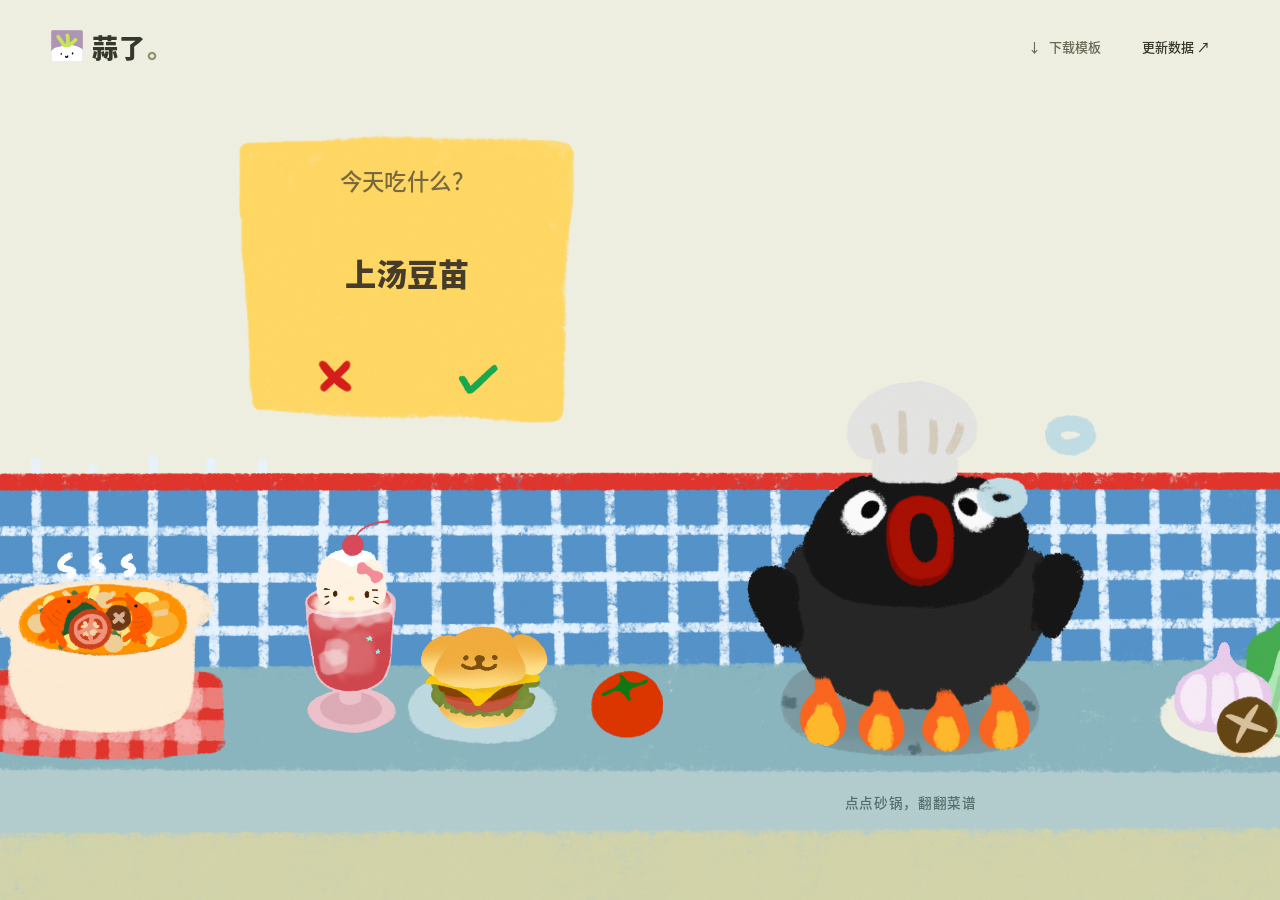
<file: index.html>
<!doctype html>
<html lang="zh-CN">
<head>
  <meta charset="UTF-8">
  <meta name="viewport" content="width=device-width, initial-scale=1, viewport-fit=cover">
  <meta name="theme-color" content="#f1f1e3">
  <meta name="description" content="蒜了，一本慢慢挑、好好吃的家常菜谱。">
  <title>蒜了 · 今天也好好吃饭</title>
  <link rel="icon" href="assets/garlic.png">
  <link rel="stylesheet" href="styles.css">
  <link rel="stylesheet" href="desktop-home.css">
  <link rel="stylesheet" href="desktop-recipes.css">
  <script src="schema.js" defer></script>
  <script src="storage.js" defer></script>
  <script src="icons.js" defer></script>
  <script src="app.js" defer></script>
  <script src="desktop-recipes.js" defer></script>
  <script src="offline.js" defer></script>
</head>
<body>
  <svg class="svg-definitions" xmlns="http://www.w3.org/2000/svg" aria-hidden="true"><defs>
    <filter id="pencil-edge" x="-10%" y="-50%" width="120%" height="200%"><feTurbulence type="fractalNoise" baseFrequency=".08 .3" numOctaves="2" seed="12" result="noise"/><feDisplacementMap in="SourceGraphic" in2="noise" scale="1.4" xChannelSelector="R" yChannelSelector="G"/></filter>
    <symbol id="pencil-line" viewBox="0 0 180 12"><path d="M5 6 C34 3 54 8 83 6 S137 7 175 5" fill="none" stroke="currentColor" stroke-width="5" stroke-linecap="round" filter="url(#pencil-edge)"/></symbol>
  </defs></svg>
  <main class="recipe-book">
    <section id="home-screen" class="home-screen fade-in" aria-label="今日推荐">
      <header class="home-header">
        <div class="brand"><img src="assets/garlic.png" alt="" width="36" height="36"><span>蒜了<span class="brand-dot">。</span></span></div>
        <div class="data-actions">
          <button class="text-button" id="download-recipes-btn" data-recipe-export onclick="exportRecipesToExcel(this, true)"><span aria-hidden="true">↓</span> 下载模板</button>
          <button class="paint-button small" onclick="triggerFileSelect()">更新数据 <span aria-hidden="true">↗</span></button>
          <input type="file" id="file-uploader" accept=".xlsx,.csv" class="hidden" onchange="handleFileUpload(event)" aria-label="上传菜谱数据">
        </div>
      </header>
      <div class="home-content">
        <img class="desktop-kitchen-layer desktop-note-art" src="assets/desktop-note.png" alt="" aria-hidden="true" decoding="async">
        <img class="desktop-kitchen-layer desktop-stand-art" src="assets/desktop-pot-stand.png" alt="" aria-hidden="true" decoding="async">
        <div class="desktop-pot-shadow" aria-hidden="true"></div>
        <div class="recommendation">
          <p class="eyebrow">一日三餐，慢慢挑。</p>
          <h1><span class="desktop-recommend-title">今天吃点什么？</span><span class="mobile-recommend-title">今天吃什么？</span></h1>
          <div class="recommended-dish"><span id="recommend-dish-name">加载中…</span><button class="add-recommended" onclick="addRecommendedToCart()" aria-label="将推荐菜加入砂锅">＋</button></div>
          <p id="recommend-ingredients" class="recommend-ingredients"></p>
          <button class="paint-button shuffle" onclick="shakeRecommendation()">换一个 <span aria-hidden="true">↻</span></button>
          <div class="note-actions">
            <button type="button" class="note-reject" onclick="shakeRecommendation()" aria-label="换一个推荐菜"><span class="hand-icon icon-error-cross" aria-hidden="true"></span></button>
            <button type="button" class="note-accept" onclick="addRecommendedToCart()" aria-label="将推荐菜加入砂锅"><img src="assets/icons/recommend-confirm.webp" alt="" width="96" height="96" loading="lazy" decoding="async"></button>
          </div>
        </div>
        <div class="home-illustration">
          <button id="home-pot-container" class="home-pot" onclick="transitionToApp()" aria-label="打开菜谱，开始选菜"><picture><source media="(min-width: 601px)" srcset="assets/desktop-penguin-pot.gif"><img src="assets/penguin-pot.webp" alt="正在煮饭的企鹅砂锅" fetchpriority="high"></picture></button>
          <p class="pot-caption">点点砂锅，翻翻菜谱 <span aria-hidden="true">↗</span></p>
        </div>
      </div>
      <footer class="home-footer"><span>简单做饭，好好吃饭。</span><span>我的家常菜谱</span></footer>
    </section>

    <section id="app-screen" class="app-screen hidden fade-in" aria-label="菜谱">
      <header class="app-header">
        <button class="brand" onclick="backToHome()" aria-label="蒜了，返回首页"><img src="assets/garlic.png" alt="" width="30" height="30"><span>蒜了<span class="brand-dot">。</span></span></button>
        <span class="app-note mobile-app-note">今天，也好好吃饭。</span>
        <div class="recipe-actions sidebar-actions" aria-label="菜谱管理">
          <button class="text-button mobile-scroll-top" onclick="scrollToTop()">回到顶部 <span aria-hidden="true">↑</span></button>
          <button class="text-button" onclick="openAddDishModal()">增加菜品 <span aria-hidden="true">＋</span></button>
          <button class="text-button" onclick="exportRecipesToExcel(this)" id="export-recipes-btn" data-recipe-export>导出菜谱 <span aria-hidden="true">↓</span></button>
          <button class="text-button" onclick="toggleEditMode()" id="edit-mode-btn">编辑菜品 <span class="hand-icon icon-pencil" data-hand-icon="pencil" aria-hidden="true"></span></button>
        </div>
      </header>
      <nav class="categories" aria-label="食材种类">
        <!-- categories populated once, retaining the original handlers -->
      </nav>
      <div class="book-body">
        <aside class="left-sidebar" aria-label="具体筛选">
          <div id="left-sidebar-tags" class="tag-list"></div>
          <button class="back-button" onclick="backToHome()"><span aria-hidden="true">↶</span> 返回</button>
        </aside>
        <section class="recipe-content" aria-label="菜品列表">
          <div class="filter-caption"><span id="active-filter-indicator">种类：鸡</span><span id="filtered-count">0 条</span></div>
          <div id="recipe-list-container" class="recipe-list"></div>
        </section>
        <aside class="right-sidebar" aria-label="筛选与菜品管理">
          <div class="clipboard">
            <div class="clipboard-art" aria-hidden="true"></div>
            <div class="clipboard-menu">
              <button onclick="selectDimension('烹饪方式')" id="dim-method" class="dimension-btn"><span>烹饪方式 <span class="hand-icon menu-emoji icon-frying-pan" data-hand-icon="frying-pan" aria-hidden="true"></span></span><svg class="menu-line" aria-hidden="true"><use href="#pencil-line"/></svg></button>
              <button onclick="selectDimension('方便程度')" id="dim-difficulty" class="dimension-btn"><span>方便程度 <span class="hand-icon menu-emoji icon-star" data-hand-icon="star" aria-hidden="true"></span></span><svg class="menu-line" aria-hidden="true"><use href="#pencil-line"/></svg></button>
              <button onclick="selectDimension('开胃菜')" id="dim-appetizer" class="dimension-btn"><span>开胃菜 <span class="hand-icon menu-emoji icon-tomato" data-hand-icon="tomato" aria-hidden="true"></span></span><svg class="menu-line" aria-hidden="true"><use href="#pencil-line"/></svg></button>
              <button onclick="selectDimension('快手菜')" id="dim-quick" class="dimension-btn"><span>快手菜 <span class="hand-icon menu-emoji icon-stopwatch" data-hand-icon="stopwatch" aria-hidden="true"></span></span><svg class="menu-line" aria-hidden="true"><use href="#pencil-line"/></svg></button>
            </div>
          </div>
          <div class="mobile-actions-slot"></div>
        </aside>
      </div>
      <div class="floating-pot">
        <section id="cart-popup" class="cart-popup hidden fade-in" aria-label="我的砂锅">
          <header class="cart-header"><h2>我的砂锅</h2><span>长按 / 点 × 删除</span></header>
          <div id="cart-items-list" class="cart-items"></div>
          <div class="cart-actions"><button class="text-button danger" onclick="clearCart()">清空</button><button class="paint-button small" onclick="toggleCart()">关闭</button></div>
        </section>
        <button class="cart-toggle" onclick="toggleCart()" aria-label="查看我的砂锅"><span id="cart-star" class="hidden" aria-hidden="true"></span><span class="pot-image"><img src="assets/pot.webp" alt="企鹅砂锅"></span><span id="cart-badge" class="cart-badge hidden">0</span><span class="cart-label">我的砂锅</span></button>
      </div>
    </section>
  </main>
  <div id="toast-container" class="toast-container" role="status" aria-live="polite"></div>
  <div id="confirm-modal" class="modal hidden" role="dialog" aria-modal="true" aria-labelledby="confirm-text">
    <div id="confirm-box" class="modal-sheet confirm-sheet scale-95 opacity-0"><div id="confirm-emoji" class="confirm-emoji" aria-hidden="true"></div><p id="confirm-text"></p><div class="dialog-actions"><button id="confirm-cancel-btn" class="text-button">取消</button><button id="confirm-ok-btn" class="paint-button danger">确定</button></div></div>
  </div>
  <div id="add-dish-modal" class="modal hidden" role="dialog" aria-modal="true" aria-labelledby="add-dish-title">
    <div class="modal-sheet form-sheet scale-95 opacity-0"><header class="form-header"><p class="eyebrow">给家常菜谱添一笔</p><h2 id="add-dish-title">增加新菜品</h2></header>
      <form id="add-dish-form" onsubmit="saveNewDish(event)">
        <label for="dish-name">菜名 <span class="required">*</span></label><input type="text" id="dish-name" required placeholder="如：小炒肉">
        <label for="dish-ingredients">主要食材 <span class="required">*</span></label><input type="text" id="dish-ingredients" required placeholder="如：五花肉、青椒">
        <fieldset class="dish-type-options"><legend>食材分类（可多选）</legend><label><input type="checkbox" name="dish-types" value="禽类">禽类</label><label><input type="checkbox" name="dish-types" value="猪">猪</label><label><input type="checkbox" name="dish-types" value="牛羊">牛羊</label><label><input type="checkbox" name="dish-types" value="水产">水产</label><label><input type="checkbox" name="dish-types" value="蛋豆">蛋豆</label><label><input type="checkbox" name="dish-types" value="蔬菜">蔬菜</label><label><input type="checkbox" name="dish-types" value="干货">干货</label></fieldset>
        <div class="form-grid"><div><label for="dish-method">烹饪方式</label><select id="dish-method"><option>炒</option><option>蒸</option><option>煎</option><option>焗</option><option>炖</option><option>白灼</option><option>其它</option></select></div><div><label for="dish-convenience">方便程度</label><select id="dish-convenience"><option value="1">1 星 · 省事</option><option value="2">2 星 · 一般</option><option value="3">3 星 · 较费事</option></select></div><div><label for="dish-appetizing">开胃</label><select id="dish-appetizing"><option>否</option><option>是</option></select></div></div>
        <div class="dialog-actions"><button type="button" class="text-button" onclick="closeAddDishModal()">取消</button><button type="submit" class="paint-button">保存菜品</button></div>
      </form>
    </div>
  </div>
</body>
</html>
</file>
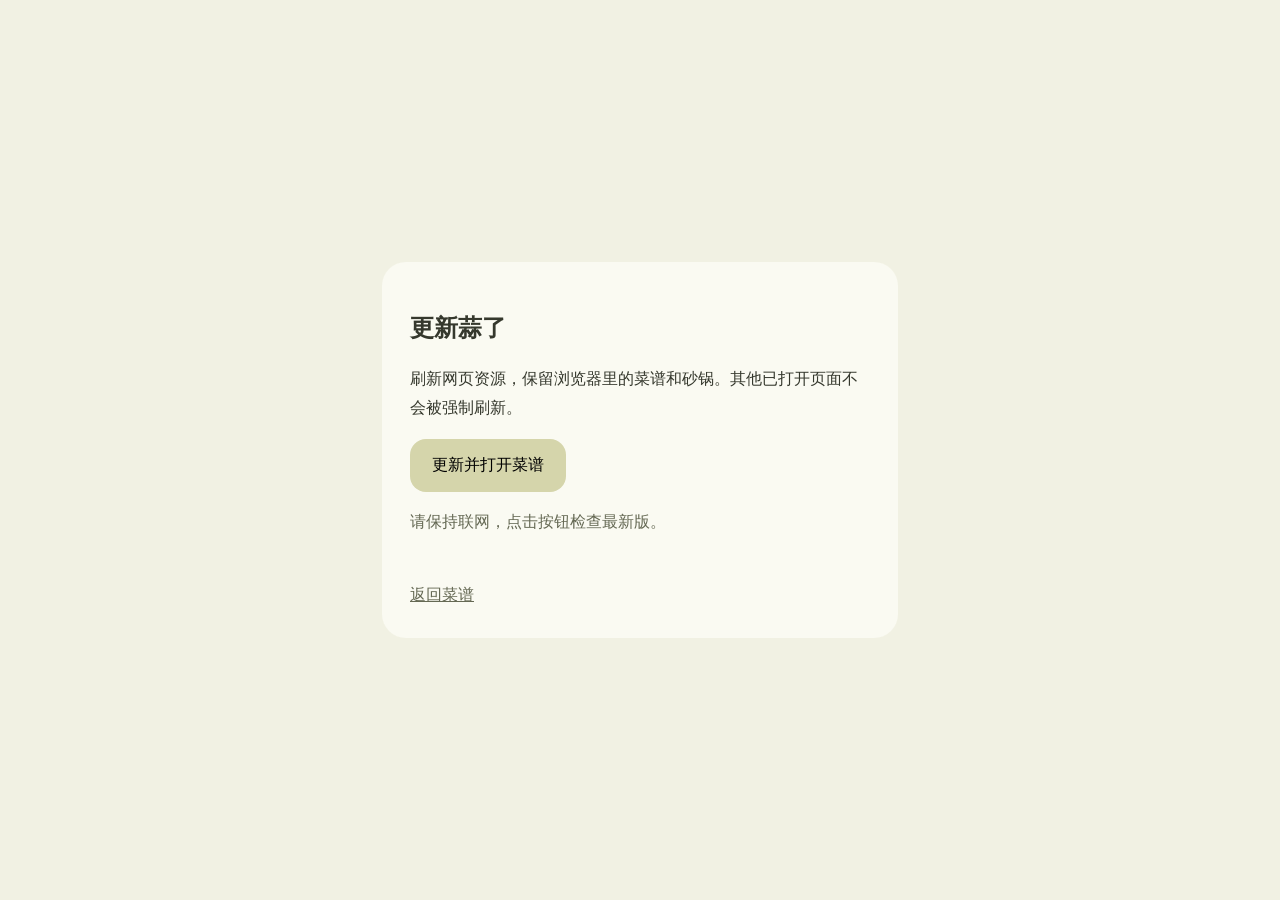
<file: update.html>
<!doctype html>
<html lang="zh-CN"><head><meta charset="utf-8"><meta name="viewport" content="width=device-width,initial-scale=1"><title>更新蒜了</title>
<style>body{margin:0;background:#f1f1e3;color:#35382d;font:16px/1.8 "Microsoft YaHei",sans-serif;display:grid;place-items:center;min-height:100svh}main{max-width:460px;margin:24px;padding:28px;background:#fafaf2;border-radius:24px}h1{font-size:24px}button{font:inherit;background:#d5d5ab;border:0;border-radius:16px;padding:12px 22px;cursor:pointer}button:disabled{opacity:.6}#status{color:#656954;min-height:3.6em}a{color:#656954}</style></head>
<body><main><h1>更新蒜了</h1><p>刷新网页资源，保留浏览器里的菜谱和砂锅。其他已打开页面不会被强制刷新。</p><button id="update" type="button">更新并打开菜谱</button><p id="status" role="status">请保持联网，点击按钮检查最新版。</p><a href="./">返回菜谱</a></main>
<script>
const button=document.getElementById('update'),status=document.getElementById('status');
function waitInstalled(worker){return new Promise((resolve,reject)=>{
 const timer=setTimeout(()=>{worker.removeEventListener('statechange',change);reject(Error('timeout'));},60000);
 function change(){if(worker.state==='installed'){clearTimeout(timer);worker.removeEventListener('statechange',change);resolve();}else if(worker.state==='redundant'){clearTimeout(timer);worker.removeEventListener('statechange',change);reject(Error('download'));}}
 worker.addEventListener('statechange',change);change();
});}
button.onclick=async()=>{
 button.disabled=true;status.textContent='正在检查和准备新版，请稍等…';
 try{
  if(!('serviceWorker' in navigator))throw Error('unsupported');
  const registration=await navigator.serviceWorker.register(new URL('sw.js',location.href),{updateViaCache:'none'});
  await registration.update();
  if(registration.installing)await waitInstalled(registration.installing);
  const waiting=registration.waiting;
  if(waiting){
   await new Promise((resolve,reject)=>{
    const timer=setTimeout(()=>{navigator.serviceWorker.removeEventListener('controllerchange',change);reject(Error('timeout'));},30000);
    function change(){clearTimeout(timer);navigator.serviceWorker.removeEventListener('controllerchange',change);resolve();}
    navigator.serviceWorker.addEventListener('controllerchange',change);
    waiting.postMessage({type:'APPLY_UPDATE'});
   });
  }
  location.replace(new URL('./',location.href));
 }catch(error){button.disabled=false;status.textContent='暂时没有更新成功，请确认联网后重试。此操作没有清除菜谱和砂锅。';}
};
if(new URL(location.href).searchParams.get('apply')==='1')button.click();
</script></body></html>
</file>
<file: styles.css>
@import url('assets/fonts.css');
@import url('assets/icons/icons.css');
.recipe-row{-webkit-tap-highlight-color:transparent;isolation:isolate}.recipe-row:before{content:"";position:absolute;inset:0;background:var(--olive);opacity:0;z-index:-1;pointer-events:none}.recipe-row.recipe-added:before{animation:recipe-added-wash .4s ease-out}.add-btn.recipe-add-pressed{animation:recipe-add-press .22s ease-out}.cart-badge.cart-count-added{animation:cart-count-pop .26s ease-out}@keyframes recipe-added-wash{0%{opacity:0}18%{opacity:.12}100%{opacity:0}}@keyframes recipe-add-press{0%,100%{transform:scale(1)}32%{transform:scale(.92)}72%{transform:scale(1.025)}}@keyframes cart-count-pop{0%,100%{transform:scale(1)}42%{transform:scale(1.13)}}@media(prefers-reduced-motion:reduce){.recipe-row.recipe-added:before{opacity:.12}.add-btn.recipe-add-pressed,.cart-badge.cart-count-added{animation:none}}
.recipe-page-content{display:flow-root}.recipe-next-method{display:block;width:100%;min-height:52px;padding:18px 4px;font-size:12px;line-height:1.7;color:var(--muted);text-align:center}.recipe-next-method:hover{color:var(--ink)}@media(max-width:600px){.recipe-next-method{font-size:10px}}
:root{--paper:#f1f1e3;--rail:#ece7db;--ink:#35382d;--muted:#787b66;--olive:#d5d5ab;--blue:#b5cad9;--brown:#d6ccb7;--red:#a64e3c;--line:rgba(111,115,87,.16);font-family:Suan Sans,"Microsoft YaHei",sans-serif;color:var(--ink);background:var(--paper);font-synthesis:none}
*{box-sizing:border-box}body{margin:0}button,input,select{font:inherit;color:inherit}button{border:0;cursor:pointer;background:none;-webkit-tap-highlight-color:transparent}button:focus-visible,input:focus-visible,select:focus-visible{outline:2px solid #667e89;outline-offset:4px}button{touch-action:manipulation}button:active{transform:translateY(1px)}img{display:block;max-width:100%}h1,h2,p{margin:0}.hidden{display:none!important}.svg-definitions{position:absolute;width:0;height:0;overflow:hidden}.recipe-book{position:relative;min-height:100svh;isolation:isolate}.recipe-book:after,.modal-sheet:after{content:"";position:absolute;inset:0;background-image:url('assets/paper.svg');opacity:.2;pointer-events:none;z-index:8;mix-blend-mode:multiply}.recipe-book:after{position:fixed}.eyebrow{font-size:13px;letter-spacing:.15em;color:var(--muted)}.brand{display:flex;align-items:center;gap:9px;font-weight:800;font-size:27px;letter-spacing:.05em;white-space:nowrap}.brand img{object-fit:contain}.brand-dot{color:#91936c}.text-button{font-size:13px;min-height:44px;padding:8px 12px;color:#656954;display:inline-flex;align-items:center;justify-content:center;gap:8px}.text-button:hover{color:var(--ink)}.paint-button{position:relative;isolation:isolate;padding:13px 26px;min-height:46px;font-weight:600;font-size:15px;white-space:nowrap}.paint-button:before{content:"";position:absolute;inset:0;z-index:-1;background:var(--olive);border-radius:43% 39% 36% 44% / 47% 48% 43% 42%;transform:rotate(-1deg)}.paint-button:hover:before{background:#cbcea0}.paint-button.small{font-size:13px;padding:10px 19px;min-height:42px}.danger{color:var(--red)}.paint-button.danger:before{background:#ebd6c9}
.home-screen{min-height:100svh;max-width:1200px;margin:auto;padding:36px 54px 25px;display:flex;flex-direction:column}.home-header{display:flex;justify-content:space-between;align-items:center;gap:20px}.data-actions{display:flex;align-items:center;gap:15px}.home-content{flex:1;display:grid;grid-template-columns:1.05fr 1fr;align-items:center;gap:35px;padding:65px 0 60px;min-height:650px}.recommendation{padding:0 0 30px 24px}.recommendation h1{font-size:clamp(26px,3vw,40px);font-weight:500;margin:17px 0 29px;letter-spacing:.025em}.recommended-dish{display:flex;align-items:center;gap:18px;position:relative;width:fit-content;max-width:100%}.recommended-dish:after{content:"";height:14px;background:var(--olive);opacity:.6;position:absolute;bottom:2px;left:-4px;right:58px;border-radius:45% 37% 44% 29%;z-index:-1;transform:rotate(-1deg)}#recommend-dish-name{font-size:clamp(27px,3.4vw,43px);font-weight:800;line-height:1.5;transition:transform .18s;overflow-wrap:anywhere}.add-recommended{flex-shrink:0;min-width:44px;min-height:44px;border-radius:47% 43% 49% 42%;background:#dde0bc;font-size:30px;font-weight:400;line-height:1}.recommend-ingredients{margin-top:16px;font-size:13px;color:var(--muted)}.shuffle{margin-top:30px;display:inline-flex;gap:24px;align-items:center}.shuffle span{font-size:23px;line-height:1}.home-illustration{display:flex;flex-direction:column;align-items:center}.home-pot{width:100%;max-width:420px;aspect-ratio:1;position:relative;transition:transform .6s,opacity .6s}.home-pot img{position:absolute;width:139%;max-width:none;left:-19%;top:-11%;pointer-events:none}.home-pot:hover{transform:rotate(-2deg)}.pot-caption{font-size:13px;letter-spacing:.05em;color:var(--muted);margin-top:-12px}.pot-caption span{display:inline-block;margin-left:8px;transform:rotate(-35deg)}.home-footer{display:flex;justify-content:space-between;color:#8b8e77;font-size:11px;letter-spacing:.1em}
.app-screen{height:100svh;max-width:1320px;margin:auto;display:flex;flex-direction:column;position:relative;overflow:hidden}.app-header{display:flex;justify-content:space-between;align-items:center;padding:24px 40px 8px;flex-shrink:0}.app-header .brand{font-size:23px}.app-note{font-size:12px;color:var(--muted);letter-spacing:.1em}.categories{display:flex;justify-content:space-around;align-items:start;flex-shrink:0;padding:12px 145px 24px 145px;gap:8px}.category-btn{position:relative;display:flex;flex-direction:column;align-items:center;justify-content:center;min-height:66px;min-width:58px;padding:4px 12px 7px;gap:4px;transition:transform .16s}.category-btn>.category-icon{font-family:"Apple Color Emoji","Segoe UI Emoji",sans-serif;font-size:32px;line-height:1.2}.category-name{font-size:12px;color:var(--muted)}.category-btn.active .category-name{color:var(--ink);font-weight:800}.nav-fire-container{position:absolute;bottom:-15px;width:32px;height:17px;left:50%;transform:translateX(-50%)}.nav-fire-container img{width:100%;height:100%;object-fit:contain}.book-body{display:grid;grid-template-columns:132px minmax(0,1fr) 246px;flex:1;min-height:0}.left-sidebar{position:relative;background:var(--rail);display:flex;flex-direction:column;justify-content:space-between;min-height:0;padding:30px 12px 26px 22px}.left-sidebar:after{content:"";position:absolute;right:-8px;top:0;bottom:0;width:14px;background:var(--rail);clip-path:polygon(0 0,80% 2%,66% 12%,100% 24%,67% 38%,89% 54%,50% 71%,80% 89%,60% 100%,0 100%);pointer-events:none}.tag-list{display:flex;flex-direction:column;gap:13px;overflow:auto;padding:2px 0 12px;scrollbar-width:thin}.tag-btn{position:relative;isolation:isolate;padding:12px 3px;min-height:46px;display:flex;align-items:center;justify-content:center;gap:7px;font-size:16px;font-weight:600;flex-shrink:0}.tag-btn:before{content:"";position:absolute;inset:3px -2px;background:transparent;border-radius:43% 38% 47% 40%;z-index:-1;transform:rotate(-2deg)}.tag-btn[class~="bg-[#d6ccb7]"]:before{background:var(--brown)}.tag-btn .tag-emoji{font-size:17px}.tag-hint{font-size:12px;line-height:2;text-align:center;color:#92917d;padding:20px 0}.back-button{font-size:14px;min-height:44px;flex-shrink:0;margin-top:8px}.back-button span{font-size:23px;vertical-align:-2px;margin-right:6px}.recipe-content{display:flex;flex-direction:column;min-width:0;min-height:0;padding:0 30px 0 38px}.filter-caption{display:flex;align-items:center;justify-content:space-between;gap:12px;padding:27px 0 16px;color:var(--muted);font-size:12px;flex-shrink:0}.filter-caption>span:first-child{min-width:0;overflow:hidden;text-overflow:ellipsis;white-space:nowrap}#filtered-count{font-size:11px;white-space:nowrap;color:#878b73}.recipe-list{overflow-y:auto;min-height:0;flex:1;padding-bottom:160px;scrollbar-width:thin;scrollbar-color:#cbceb3 transparent;overscroll-behavior:contain}.recipe-row{display:flex;justify-content:space-between;align-items:center;gap:15px;min-height:123px;padding:23px 4px 24px;border-bottom:1px solid var(--line);cursor:pointer;position:relative}.recipe-row:hover{background:rgba(255,255,255,.2)}.dish-copy{min-width:0;flex:1}.dish-name{font-size:22px;line-height:1.6;font-weight:800;overflow-wrap:anywhere;letter-spacing:.015em}.dish-meta{display:flex;flex-wrap:wrap;gap:4px 10px;margin-top:8px;font-size:11px;line-height:1.8;color:#858873}.dish-meta>span+span:before{content:"·";margin-right:10px;color:#b8bba4}.dish-meta .dish-stars{font-family:Arial,sans-serif;font-size:12px;color:#9d9259;letter-spacing:1px}.dish-detail{font-size:11px;line-height:1.8;color:#858873;margin-top:3px}.add-btn,.delete-btn{position:relative;isolation:isolate;width:44px;height:44px;flex-shrink:0;font-size:27px;line-height:1;font-weight:400;display:flex;align-items:center;justify-content:center}.add-btn:before,.delete-btn:before{content:"";position:absolute;inset:3px;background:#dadcb9;border-radius:46% 39% 47% 40%;z-index:-1;transform:rotate(-4deg)}.delete-btn{color:var(--red)}.delete-btn:before{background:#e9d6ca}.empty-state{padding:60px 8px;text-align:center;font-size:13px;line-height:2;color:var(--muted)}.empty-state .empty-icon{font-size:34px;margin-bottom:15px}.empty-state button{margin-top:18px}.right-sidebar{padding:8px 22px 190px 9px;overflow-y:auto;scrollbar-width:thin;min-height:0}.clipboard{position:relative;width:100%;aspect-ratio:2136/3797;isolation:isolate}.clipboard-art{position:absolute;inset:0;width:100%;height:100%;pointer-events:none;z-index:-1}.clipboard-menu{position:absolute;left:12%;right:11%;top:23%;bottom:9%;display:flex;flex-direction:column;justify-content:space-around}.dimension-btn{position:relative;min-height:44px;flex:1;padding:8px 0 12px;font-size:17px;font-weight:800;white-space:nowrap;isolation:isolate}.dimension-btn>span{position:relative;display:inline-block;z-index:1}.dimension-btn:before{content:"";position:absolute;inset:14% -3% 26%;border-radius:43% 38% 46% 37%;transform:rotate(-1.5deg);background:transparent;z-index:0}.dimension-btn[class~="bg-[#b5cad9]"]:before{background:#b5cad9b8}.menu-emoji{font-family:"Apple Color Emoji","Segoe UI Emoji",sans-serif;font-size:17px;vertical-align:0}.menu-line{position:absolute;left:0;bottom:8%;width:100%;height:12px;color:#b5cad9;overflow:visible;transform:rotate(-.6deg)}.dimension-btn:nth-child(2) .menu-line{transform:rotate(.8deg) scaleX(.95)}.dimension-btn:nth-child(3) .menu-line{transform:rotate(-1deg) scaleX(1.03)}.sidebar-actions{display:flex;flex-direction:column;align-items:center;gap:3px;margin-top:10px}.sidebar-actions .text-button{font-size:13px;width:100%}.sidebar-actions .text-button:nth-child(2){margin-top:8px}.sidebar-actions .text-button[class~="bg-red-500"]{color:var(--red);background:#e8d8c9;border-radius:43% 39% 44% 36%}
.floating-pot{position:absolute;bottom:max(24px,env(safe-area-inset-bottom));right:31px;display:flex;align-items:flex-end;flex-direction:column;z-index:12;pointer-events:none}.floating-pot>*{pointer-events:auto}.cart-toggle{position:relative;width:150px;padding:0 10px 7px;display:flex;flex-direction:column;align-items:center}.pot-image{position:relative;display:block;width:130px;height:130px;overflow:hidden}.pot-image img{position:absolute;width:149%;max-width:none;left:-25%;top:-28%}.cart-label{font-size:12px;letter-spacing:.08em;margin-top:6px;color:#656954}.cart-badge{position:absolute;top:12px;right:8px;min-width:25px;height:25px;padding:0 6px;background:#b85642;color:#fff;display:flex;align-items:center;justify-content:center;font-size:11px;border-radius:47% 42% 46% 41%}.cart-popup{position:relative;width:330px;background:#fbfbf5;padding:26px 24px 24px;border-radius:33% 18% 16% 14% / 9% 12% 16% 15%;margin:0 20px 25px 0;box-shadow:0 5px 22px #64664b0d}.cart-popup:after{content:"";position:absolute;right:38px;bottom:-18px;width:28px;height:30px;background:#fbfbf5;clip-path:polygon(0 0,100% 0,71% 100%)}.cart-header{display:flex;flex-wrap:wrap;align-items:center;justify-content:space-between;gap:8px;margin-bottom:16px}.cart-header h2{font-size:18px;font-weight:800}.cart-header>span{font-size:10px;color:var(--muted)}.cart-items{max-height:min(35svh,260px);overflow:auto;overscroll-behavior:contain}.recipe-cart-item{display:flex;justify-content:space-between;align-items:center;gap:10px;padding:7px 0;border-bottom:1px solid var(--line);font-size:14px;min-height:44px;user-select:none}.recipe-cart-item>span{overflow-wrap:anywhere;min-width:0}.cart-remove{color:var(--red);font-size:22px;min-width:44px;min-height:44px}.cart-empty{padding:25px 0;font-size:13px;line-height:2;color:var(--muted);text-align:center}.cart-empty small{font-size:11px}.cart-actions{display:flex;justify-content:space-between;align-items:center;margin-top:18px}.modal{position:fixed;inset:0;background:#42473355;backdrop-filter:blur(3px);z-index:40;display:flex;justify-content:center;align-items:center;padding:20px}.modal-sheet{position:relative;background:#f6f5e9;padding:30px;max-height:calc(100svh - 40px);overflow-y:auto;box-shadow:0 16px 65px #36392b18;border-radius:24px 29px 22px 26px;transition:opacity .15s,transform .15s}.modal-sheet>*{position:relative;z-index:9}.confirm-sheet{width:360px;text-align:center}.confirm-emoji{font-size:32px;margin-bottom:14px}#confirm-text{font-size:15px;line-height:1.9;overflow-wrap:anywhere}.dialog-actions{display:flex;gap:15px;justify-content:flex-end;align-items:center;margin-top:28px}.confirm-sheet .dialog-actions{justify-content:center}.form-sheet{width:440px}.form-header{margin-bottom:24px}.form-header .eyebrow{font-size:11px}.form-header h2{font-size:23px;font-weight:800;margin-top:8px}.form-sheet label{display:block;font-size:12px;margin:14px 0 7px}.required{color:#9c6647}.optional{color:#8c907b;font-size:10px;margin-left:6px}.form-sheet input,.form-sheet select{width:100%;height:44px;background:#fcfcf5;border:1px solid #cccfb8;border-radius:5px;padding:9px 11px;font-size:14px}.form-sheet input::placeholder{color:#9da18a}.form-grid{display:grid;grid-template-columns:1fr 1fr;gap:0 16px}.toast-container{position:fixed;top:max(20px,env(safe-area-inset-top));left:50%;transform:translateX(-50%);z-index:60;display:flex;flex-direction:column;gap:8px;pointer-events:none;width:max-content;max-width:calc(100% - 32px)}.toast{display:flex;align-items:center;gap:9px;background:#fcfcf5;box-shadow:0 4px 22px #535b3920;border-radius:14px 11px 16px 13px;padding:13px 18px;font-size:12px;line-height:1.7;transition:opacity .2s,transform .2s;pointer-events:auto}.opacity-0{opacity:0}.scale-95{transform:scale(.95)}.scale-105{transform:scale(1.025)}.fade-in{animation:fade-in .35s ease-out}@keyframes fade-in{from{opacity:0;translate:0 6px}to{opacity:1;translate:0 0}}#home-pot-container[class~="scale-[2.5]"]{transform:scale(2.5)}.recipe-cart-item[class~="bg-red-50"]{background:#eadbce}.recipe-cart-item[class~="scale-[0.98]"]{transform:scale(.98)}
@media(min-width:1400px){.app-screen{padding-top:12px}.book-body{grid-template-columns:145px minmax(0,1fr) 260px}.recipe-row{min-height:136px}.dish-name{font-size:24px}.recipe-content{padding-left:55px;padding-right:50px}}
@media(max-width:900px){.home-screen{padding:28px 30px 20px}.home-content{gap:5px;min-height:580px}.recommendation{padding-left:0}.app-header{padding:20px 25px 7px}.categories{padding-left:95px;padding-right:110px}.book-body{grid-template-columns:95px minmax(0,1fr) 180px}.left-sidebar{padding:25px 8px 20px 10px}.recipe-content{padding:0 19px 0 26px}.right-sidebar{padding:11px 12px 165px 2px}.dimension-btn{font-size:13px}.menu-emoji{font-size:14px}.tag-btn{font-size:14px}.dish-name{font-size:20px}.dish-meta{gap:3px 7px}.dish-meta>span+span:before{margin-right:7px}.floating-pot{right:18px;bottom:20px}.cart-toggle{width:135px}.pot-image{width:115px;height:115px}}
@media(max-width:600px){.home-screen{padding:22px 23px 20px}.home-header{gap:8px}.brand{font-size:25px;gap:6px}.brand img{width:29px;height:29px}.data-actions{gap:2px}.data-actions .text-button{font-size:11px;padding:6px}.data-actions .paint-button{font-size:11px;padding:9px 12px;min-height:38px}.home-content{display:flex;flex-direction:column;justify-content:center;gap:15px;min-height:0;padding:42px 0 26px}.recommendation{width:100%;padding:0;text-align:center}.eyebrow{font-size:11px}.recommendation h1{font-size:25px;margin:13px 0 18px}.recommended-dish{margin:auto;gap:12px;max-width:100%}#recommend-dish-name{font-size:29px}.recommended-dish:after{right:48px;bottom:1px;height:11px}.add-recommended{min-width:40px;min-height:40px;font-size:27px}.recommend-ingredients{margin-top:12px;font-size:12px}.shuffle{margin-top:21px;font-size:14px;padding:11px 26px;min-height:43px}.home-illustration{width:100%;flex-shrink:0}.home-pot{width:min(70vw,310px);aspect-ratio:1;margin-top:0}.pot-caption{font-size:11px;margin-top:-9px}.home-footer{font-size:9px;letter-spacing:.04em}.app-header{padding:17px 17px 5px}.app-header .brand{font-size:21px}.app-header .brand img{width:25px;height:25px}.app-note{font-size:10px;letter-spacing:.02em}.categories{padding:11px 9px 23px;gap:0;justify-content:space-between}.category-btn{min-width:0;width:14.285%;min-height:58px;padding:2px 0 5px;gap:5px}.category-btn>.category-icon{font-size:27px}.category-name{font-size:10px}.nav-fire-container{width:26px;height:13px;bottom:-11px}.book-body{grid-template-columns:58px minmax(0,1fr) 106px}.left-sidebar{padding:17px 4px 14px 6px}.tag-list{gap:7px}.tag-btn{font-size:13px;min-height:44px;padding:9px 0;gap:3px;flex-direction:column}.tag-btn .tag-emoji{font-size:14px}.tag-btn:before{inset:0 -1px}.tag-hint{font-size:10px;line-height:1.9;padding:18px 2px}.back-button{font-size:11px;padding:6px 0}.back-button span{display:block;font-size:20px;margin:0}.recipe-content{padding:0 9px 0 17px}.filter-caption{font-size:10px;padding:20px 0 10px;gap:4px}#filtered-count{font-size:9px}.recipe-row{gap:4px;padding:17px 0;min-height:117px}.dish-name{font-size:16px;line-height:1.65;letter-spacing:0}.dish-meta{font-size:10px;gap:2px 6px;margin-top:6px}.dish-meta>span+span:before{margin-right:6px}.dish-meta .dish-stars{font-size:11px}.dish-detail{font-size:10px;margin-top:2px}.add-btn,.delete-btn{width:37px;height:44px;font-size:24px}.add-btn:before,.delete-btn:before{inset:6px 2px}.right-sidebar{padding:9px 3px 145px 0}.clipboard{width:103px;margin-left:0}.clipboard-menu{left:11%;right:10%;top:22%;bottom:8%}.dimension-btn{font-size:11px;min-height:32px;padding:5px 0 9px;letter-spacing:-.04em}.menu-emoji{font-size:11px}.menu-line{height:8px;bottom:5%}.sidebar-actions{gap:0;margin-top:8px}.sidebar-actions .text-button{font-size:10px;min-height:44px;padding:6px 1px;gap:3px}.sidebar-actions .text-button:nth-child(2){margin-top:3px}.floating-pot{right:4px;bottom:max(14px,env(safe-area-inset-bottom))}.cart-toggle{width:105px;padding:0 6px 5px}.pot-image{width:91px;height:91px}.cart-label{font-size:10px;margin-top:2px}.cart-badge{top:6px;right:3px;min-width:22px;height:22px;font-size:10px}.cart-popup{width:min(300px,calc(100vw - 30px));margin-right:9px;margin-bottom:20px;padding:23px 21px}.cart-header h2{font-size:17px}.cart-items{max-height:min(33svh,230px)}.recipe-cart-item{font-size:13px}.modal{padding:16px}.modal-sheet{max-height:calc(100svh - 32px);padding:25px 23px}.form-header{margin-bottom:16px}.form-header h2{font-size:21px}.form-sheet label{margin-top:11px}.empty-state{font-size:11px;padding:30px 0}.empty-state button{padding:10px 7px;font-size:11px}.toast{font-size:11px;padding:11px 14px}}
@media(max-width:360px){.book-body{grid-template-columns:51px minmax(0,1fr) 94px}.clipboard{width:92px}.dimension-btn{font-size:10px}.menu-emoji{font-size:10px}.recipe-content{padding-left:13px;padding-right:6px}.dish-name{font-size:15px}.dish-meta{gap:1px 5px}.dish-meta>span+span:before{margin-right:5px}.add-btn,.delete-btn{width:33px}.home-screen{padding-left:17px;padding-right:17px}.data-actions .text-button{font-size:10px}.home-pot{width:min(64vw,270px)}}
@media(max-height:720px) and (max-width:600px){.home-content{padding-top:24px;gap:8px}.home-pot{width:min(58vw,240px)}.recommendation h1{font-size:22px;margin-bottom:12px}.shuffle{margin-top:14px}.home-footer{margin-top:10px}.app-header{padding-top:12px}.categories{padding-top:7px}.sidebar-actions .text-button{min-height:38px}.right-sidebar{padding-bottom:125px}.pot-image{height:78px;width:78px}}
@media(prefers-reduced-motion:reduce){*,*:before,*:after{animation:none!important;transition:none!important;scroll-behavior:auto!important}.home-pot:hover{transform:none}}
.home-pot img{top:-18%}.pot-caption{margin-top:10px}
.app-screen,.home-screen{transition:opacity .45s ease}
@media(max-width:600px){.clipboard{aspect-ratio:auto;height:260px}.clipboard-menu{top:19%;bottom:9%;left:11%;right:10%}.dimension-btn{min-height:44px}.pot-caption{margin-top:8px}}
@media(max-width:360px){.clipboard{height:250px}}
/* Nine-slice the original drawing: preserve the clip, corners and paper edge. */
.clipboard-art{display:block;border:1px solid transparent;border-image-source:url('assets/clipboard.webp');border-image-slice:382 90 180 90 fill;border-image-width:22.385% 9.363% 10.535% 9.363%;border-image-repeat:stretch}
.clipboard-art>*{display:none}
@media(max-width:600px){.clipboard-art{border-image-width:41px 9.64px 19.3px 9.64px}}
@media(max-width:360px){.clipboard-art{border-image-width:36.6px 8.61px 17.2px 8.61px}}
@media(max-height:650px) and (max-width:600px){.clipboard{height:232px}.clipboard-menu{top:17%;bottom:7%}.right-sidebar{padding-bottom:135px}.sidebar-actions{margin-top:4px}.sidebar-actions .text-button{min-height:38px}}
/* User-drawn icons: original transparent margins remain part of each asset. */
.hand-icon{display:inline-block;width:24px;height:24px;flex-shrink:0;background-size:contain;background-repeat:no-repeat;background-position:center;vertical-align:middle}
.category-btn>.category-icon{display:flex;align-items:center;justify-content:center;font-size:0;line-height:1}
.category-icon .hand-icon{width:48px;height:48px}
.dimension-btn>span{display:inline-flex;align-items:center;justify-content:center;gap:3px}
.menu-emoji.hand-icon{width:30px;height:30px}
.tag-emoji{display:inline-flex;align-items:center;justify-content:center;gap:0;line-height:1}
.tag-emoji>.hand-icon{width:29px;height:29px}
.tag-emoji>.icon-star{width:16px;height:16px}
.dish-meta .dish-stars{display:inline-flex;align-items:center;gap:0}
.dish-stars>.hand-icon{width:17px;height:17px}
.empty-icon>.hand-icon{width:56px;height:56px}
.confirm-emoji{display:flex;justify-content:center}
.confirm-emoji>.hand-icon{width:56px;height:56px}
.toast>.hand-icon{width:31px;height:31px}
.sidebar-actions .hand-icon{width:24px;height:24px}
@media(max-width:600px) and (max-height:760px){.right-sidebar{margin-bottom:calc(130px + env(safe-area-inset-bottom));padding-bottom:12px}}
@media(max-width:600px){.category-icon .hand-icon{width:40px;height:40px}.menu-emoji.hand-icon{width:23px;height:23px}.tag-emoji>.hand-icon{width:25px;height:25px}.tag-emoji>.icon-star{width:13px;height:13px}.dish-stars>.hand-icon{width:14px;height:14px}.sidebar-actions .hand-icon{width:21px;height:21px}.toast>.hand-icon{width:28px;height:28px}}
@media(max-width:360px){.category-icon .hand-icon{width:37px;height:37px}.menu-emoji.hand-icon{width:21px;height:21px}.dimension-btn>span{gap:1px}}
/* Trial copy: icon-only categories, with labels on the selected sub-filter. */
.categories .category-btn{gap:0;min-height:64px;padding-top:4px;padding-bottom:8px}
.tag-list .tag-btn{flex-direction:column;gap:3px;height:74px;min-height:74px;padding:5px 0}
.tag-list .tag-emoji>.hand-icon{width:34px;height:34px}
.tag-list .tag-emoji>.icon-star{width:18px;height:18px}
.tag-label{visibility:hidden;display:block;min-height:18px;font-size:13px;line-height:18px}
.tag-btn[aria-pressed="true"] .tag-label{visibility:visible}
@media(max-width:600px){.categories .category-btn{min-height:52px;padding-top:2px;padding-bottom:5px}.tag-list .tag-btn{height:65px;min-height:65px;gap:2px;padding:4px 0}.tag-list .tag-emoji>.hand-icon{width:31px;height:31px}.tag-list .tag-emoji>.icon-star{width:13px;height:13px}.tag-label{font-size:12px;min-height:16px;line-height:16px}}
/* Selection mark calibrated against the supplied 512px chicken/pig mockups. */
.categories .category-icon{position:relative;isolation:isolate}
.nav-check-container{position:absolute;width:74%;height:74%;left:19%;top:34%;pointer-events:none;z-index:2}
.nav-check-container img{display:block;width:100%;height:100%;max-width:none;object-fit:contain}
/* More visible drawings; labels retain their reserved space so selection never shifts icons. */
.tag-list .tag-btn{height:84px;min-height:84px}
.tag-list .tag-emoji{width:100%;min-height:48px}
.tag-list .tag-emoji>.hand-icon{width:48px;height:48px}
.tag-list .tag-emoji>.icon-star{width:min(22px,33.333%);height:22px}
@media(max-width:600px){.tag-list .tag-btn{height:72px;min-height:72px}.tag-list .tag-emoji{min-height:42px}.tag-list .tag-emoji>.hand-icon{width:42px;height:42px}.tag-list .tag-emoji>.icon-star{width:min(18px,33.333%);height:18px}}
@media(max-width:360px){.tag-list .tag-emoji{min-height:38px}.tag-list .tag-emoji>.hand-icon{width:38px;height:38px}.tag-list .tag-emoji>.icon-star{width:min(16px,33.333%);height:16px}}
/* Compact sub-filter rail: only the selected row springs open to reveal its label. */
.tag-list{gap:4px;scrollbar-gutter:auto}
.tag-list .tag-btn{--tag-rest-height:62px;--tag-open-height:86px;--tag-art-size:48px;position:relative;justify-content:flex-start;flex-direction:column;gap:0;height:var(--tag-rest-height);min-height:var(--tag-rest-height);padding:6px 0;transition:height 260ms cubic-bezier(.25,.8,.25,1),transform 140ms ease}
.tag-list .tag-emoji{flex-shrink:0;min-height:var(--tag-art-size);height:var(--tag-art-size);transform-origin:50% 65%}
.tag-list .tag-label{position:absolute;top:calc(var(--tag-art-size) + 9px);left:0;right:0;min-height:18px;line-height:18px;opacity:0;visibility:hidden;transform:translateY(-6px) scale(.94);pointer-events:none;transition:opacity 130ms ease,transform 180ms ease,visibility 0s linear 180ms}
.tag-list .tag-btn[aria-pressed="true"]{height:var(--tag-open-height);transition:height 440ms cubic-bezier(.22,1.45,.36,1),transform 140ms ease}
.tag-list .tag-btn[aria-pressed="true"] .tag-label{opacity:1;visibility:visible;transform:translateY(0) scale(1);transition:opacity 170ms ease 75ms,transform 270ms cubic-bezier(.22,1.3,.36,1) 65ms,visibility 0s}
.tag-list .tag-btn[aria-pressed="true"] .tag-emoji{animation:tag-duang 440ms ease-out}
@keyframes tag-duang{0%{transform:scale(1)}32%{transform:scale(1.12,.93)}58%{transform:scale(.96,1.06)}80%{transform:scale(1.025,.985)}100%{transform:scale(1)}}
@media(max-width:600px){.tag-list{gap:3px}.tag-list .tag-btn{--tag-rest-height:52px;--tag-open-height:76px;--tag-art-size:42px;padding:4px 0}.tag-list .tag-label{top:calc(var(--tag-art-size) + 7px);min-height:16px;line-height:16px}}
@media(max-width:360px){.tag-list .tag-btn{--tag-rest-height:48px;--tag-open-height:72px;--tag-art-size:38px}}
@media(prefers-reduced-motion:reduce){.tag-list .tag-btn,.tag-list .tag-label,.tag-list .tag-emoji{transition:none!important;animation:none!important}}
.tag-list{overflow-x:hidden}

.mobile-recommend-title,.note-actions{display:none}
/* Mobile home: one width-scaled kitchen scene; extra height uses its flat edge colors. */
@media(max-width:600px){
  #home-screen{
    --kitchen-height:max(100svh,165vw);
    --kitchen-art-height:209.9074vw;
    --kitchen-top:clamp(-18vw,calc((var(--kitchen-height) - var(--kitchen-art-height)) * .45),12vw);
    position:relative;isolation:isolate;display:block;max-width:none;margin:0;padding:0;
    height:var(--kitchen-height);min-height:100svh;overflow:hidden;
    background:linear-gradient(to bottom,#eff0e2 0%,#eff0e2 45%,#d3d4aa 45%,#d3d4aa 100%);
  }
  #home-screen:before{
    content:"";position:absolute;left:0;right:0;top:var(--kitchen-top);
    height:var(--kitchen-art-height);z-index:-1;pointer-events:none;
    background:url('assets/kitchen-mobile.webp') center top/100% 100% no-repeat;
  }
  #home-screen .home-header{position:absolute;left:5.55%;right:5.55%;top:max(18px,env(safe-area-inset-top));z-index:3;gap:8px}
  #home-screen .data-actions{gap:2px}
  #home-screen .data-actions .paint-button.small{padding:6px;min-height:44px;background:transparent;color:#656954;font-weight:500}
  #home-screen .data-actions .paint-button.small:before{display:none}
  #home-screen .home-content{position:static;display:block;min-height:0;padding:0;margin:0}
  #home-screen .recommendation{
    position:absolute;left:25.9259%;top:calc(var(--kitchen-top) + 38.7037vw);
    width:47.5%;min-height:40.6481vw;padding:clamp(11px,3.2vw,18px) clamp(11px,3.2vw,18px) 8px;
    display:grid;grid-template-rows:auto minmax(40px,1fr) auto;gap:5px;text-align:center;z-index:2;
    background:url('assets/recommend-note.webp') center/100% 100% no-repeat;
  }
  #home-screen .recommendation>.eyebrow,#home-screen .recommend-ingredients{display:none}
  #home-screen .recommendation h1{margin:0;font-size:clamp(12px,3.6vw,16px);font-weight:500;line-height:1.4;letter-spacing:0}
  #home-screen .recommended-dish{width:100%;max-width:100%;min-height:40px;margin:0;gap:3px;align-items:center}
  #home-screen .recommended-dish:after{display:none}
  #home-screen #recommend-dish-name{flex:1;min-width:0;font-size:clamp(16px,5vw,23px);line-height:1.35;text-align:center;overflow-wrap:anywhere;text-wrap:balance}
  #home-screen .add-recommended{width:32px;min-width:32px;height:40px;min-height:40px;flex-shrink:0;background:transparent;border-radius:0;font-size:28px}
  #home-screen .shuffle{justify-self:end;align-self:end;margin:0;padding:2px 0 2px 6px;min-height:32px;gap:8px;font-size:clamp(12px,3.5vw,16px);font-weight:500}
  #home-screen .shuffle:before{display:none}
  #home-screen .shuffle span{font-size:20px}
  #home-screen .home-illustration{position:absolute;left:5%;top:calc(var(--kitchen-top) + 91.3vw);width:90%;display:block;z-index:2}
  #home-screen .home-pot{width:100%;max-width:none;aspect-ratio:1080/996;height:auto;margin:0}
  #home-screen .home-pot img{position:absolute;left:0;top:0;width:100%;height:100%;max-width:100%;object-fit:contain}
  #home-screen .home-pot:hover{transform:none}
  #home-screen .pot-caption,#home-screen .home-footer{display:none}
  /* The mobile sticky note has one centered name and two image-only actions. */
  #home-screen .desktop-recommend-title,#home-screen .add-recommended,#home-screen .shuffle{display:none}
  #home-screen .mobile-recommend-title{display:inline}
  #home-screen .recommendation h1{color:#79693e}
  #home-screen .recommended-dish{justify-content:center}
  #home-screen #recommend-dish-name{font-size:clamp(18px,6vw,26px);color:var(--ink)}
  #home-screen .note-actions{display:grid;grid-template-columns:1fr 1fr;align-items:center;width:100%;min-height:44px}
  #home-screen .note-actions button{display:flex;align-items:center;justify-content:center;justify-self:center;width:44px;height:44px;padding:0;background:transparent}
  #home-screen .note-reject .hand-icon{width:36px;height:36px}
  #home-screen .note-accept img{width:44px;height:44px;object-fit:contain}
}
/* This only appears when a complete new version is waiting; existing user data is kept. */
.site-update-notice{position:fixed;left:50%;bottom:max(18px,env(safe-area-inset-bottom));transform:translateX(-50%);z-index:80;display:flex;align-items:center;gap:16px;max-width:calc(100% - 28px);padding:10px 14px;background:#fcfcf5;color:#535840;border-radius:15px 12px 17px 13px;box-shadow:0 4px 20px #434b3020;font-size:12px;white-space:nowrap}
.site-update-notice button{min-height:36px;padding:6px 12px;background:#d5d5ab;border-radius:13px;font-size:12px}

.dish-type-options{border:0;padding:0;margin:16px 0 8px;display:flex;flex-wrap:wrap;gap:8px 14px}.dish-type-options legend{font-size:12px;padding:0;margin-bottom:7px}.form-sheet .dish-type-options label{display:inline-flex;align-items:center;gap:6px;margin:0;min-height:36px}.form-sheet .dish-type-options input{width:18px;height:18px;padding:0;accent-color:#787b66}
</file>
<file: desktop-home.css>
/* All desktop artwork shares the original 2560 × 1440 canvas.
   Cover the viewport with that canvas, then position controls in its coordinates.
   Mobile continues to use styles.css and the original mobile assets. */
.desktop-kitchen-layer,
.desktop-pot-shadow { display: none; }

@media (min-width: 601px) {
  #home-screen {
    position: relative;
    isolation: isolate;
    container-type: size;
    width: 100%;
    max-width: none;
    height: 100svh;
    min-height: 540px;
    margin: 0;
    padding: 0;
    overflow: hidden;
    background: #eff0e2;
  }

  #home-screen .home-content {
    position: absolute;
    left: 50%;
    top: 50%;
    width: max(100cqw, 177.777778cqh);
    height: max(56.25cqw, 100cqh);
    min-height: 0;
    margin: 0;
    padding: 0;
    display: block;
    flex: none;
    container-type: inline-size;
    transform: translate(-50%, -50%);
    background: url('assets/desktop-background.jpg') center / 100% 100% no-repeat;
  }

  #home-screen .desktop-kitchen-layer {
    position: absolute;
    inset: 0;
    display: block;
    width: 100%;
    height: 100%;
    max-width: none;
    pointer-events: none;
    user-select: none;
  }

  #home-screen .desktop-pot-shadow {
    display: block;
    position: absolute;
    left: 60.15%;
    top: 77.2%;
    width: 13.5%;
    height: 5.3%;
    border-radius: 48% 45% 49% 46%;
    background: #354d4a;
    opacity: .13;
    filter: blur(4px);
    pointer-events: none;
  }

  #home-screen .home-header {
    position: absolute;
    top: max(24px, env(safe-area-inset-top));
    left: max(4%, env(safe-area-inset-left));
    right: max(4%, env(safe-area-inset-right));
    z-index: 3;
    gap: 12px;
  }
  #home-screen .brand { font-size: 26px; }
  #home-screen .brand img { width: 32px; height: 32px; }
  #home-screen .data-actions { gap: 10px; }
  #home-screen .data-actions button { font-size: 13px; font-weight: 500; }
  #home-screen .data-actions .paint-button:before { display: none; }

  /* Visible note bounds: (639,216)–(1175,677), in the source canvas. */
  #home-screen .recommendation {
    position: absolute;
    left: 24.960938%;
    top: 15%;
    width: 20.9375%;
    height: 32.013889%;
    min-height: 0;
    padding: 1.8cqw 1.5cqw 1.2cqw;
    display: grid;
    grid-template-rows: auto minmax(0, 1fr) auto;
    gap: 6px;
    text-align: center;
    background: none;
    z-index: 2;
  }
  #home-screen .recommendation > .eyebrow,
  #home-screen .recommend-ingredients,
  #home-screen .add-recommended,
  #home-screen .shuffle,
  #home-screen .desktop-recommend-title { display: none; }
  #home-screen .mobile-recommend-title { display: inline; }
  #home-screen .recommendation h1 {
    margin: 0;
    font-size: clamp(16px, 1.4cqw, 28px);
    line-height: 1.5;
    font-weight: 500;
    letter-spacing: .02em;
    color: #79693e;
  }
  #home-screen .recommended-dish {
    align-self: center;
    display: flex;
    align-items: center;
    justify-content: center;
    width: 100%;
    max-width: 100%;
    min-height: 0;
    margin: 0;
    gap: 0;
  }
  #home-screen .recommended-dish:after { display: none; }
  #home-screen #recommend-dish-name {
    min-width: 0;
    font-size: clamp(20px, 1.95cqw, 38px);
    line-height: 1.45;
    color: #453c2b;
    overflow-wrap: anywhere;
    text-wrap: balance;
  }
  #home-screen .note-actions {
    display: flex;
    align-items: center;
    justify-content: space-around;
    min-height: 44px;
    width: 100%;
  }
  #home-screen .note-actions button {
    display: grid;
    place-items: center;
    width: max(44px, 3.5cqw);
    height: max(44px, 3.5cqw);
    padding: 0;
    background: transparent;
    transition: transform .18s ease;
  }
  #home-screen .note-reject .hand-icon { width: clamp(32px, 2.8cqw, 56px); height: clamp(32px, 2.8cqw, 56px); }
  #home-screen .note-accept img { width: clamp(38px, 3.3cqw, 66px); height: clamp(38px, 3.3cqw, 66px); object-fit: contain; }
  #home-screen .note-actions button:hover { transform: scale(1.08) rotate(-4deg); }

  /* 1080 × 996 animation placed at (1308,517), drawn at 810 × 747.
     Its transparent margins put the visible feet on the hand-drawn stand. */
  #home-screen .home-illustration {
    position: absolute;
    left: 51.09375%;
    top: 35.902778%;
    width: 31.640625%;
    display: block;
    z-index: 1;
  }
  #home-screen .home-pot {
    display: block;
    position: relative;
    width: 100%;
    height: auto;
    max-width: none;
    aspect-ratio: 1080 / 996;
    margin: 0;
    padding: 0;
    transition: transform .25s ease;
  }
  #home-screen .home-pot img {
    position: absolute;
    inset: 0;
    width: 100%;
    height: 100%;
    max-width: none;
    object-fit: contain;
    pointer-events: none;
  }
  #home-screen .home-pot:hover { transform: translateY(-2px); }
  #home-screen .pot-caption {
    margin: 0;
    padding-top: 2px;
    text-align: center;
    font-size: clamp(11px, .85cqw, 16px);
    line-height: 1.5;
    color: #526f6c;
  }
  #home-screen .pot-caption span,
  #home-screen .home-footer { display: none; }
}

/* Portrait tablets retain the same shared canvas with a smaller crop.
   Extend the drawing's flat top/bottom colors instead of clipping the note. */
@media (min-width: 601px) and (max-aspect-ratio: 1/1) {
  #home-screen { background: linear-gradient(#eff0e2 0 50%, #d3d4aa 50% 100%); }
  #home-screen .home-content {
    width: 118.518519cqw;
    height: 66.666667cqw;
  }
}

@media (prefers-reduced-motion: reduce) {
  #home-screen .home-pot,
  #home-screen .note-actions button { transition: none; }
}
</file>
<file: desktop-recipes.css>
/* Keep the original icon rail / single recipe list / clipboard arrangement. */
#app-screen .recipe-page-content { display: flow-root; }
#app-screen .app-header { gap: 12px; }
#app-screen .recipe-actions { display: flex; align-items: center; justify-content: flex-end; gap: 14px; }
#app-screen .recipe-actions .text-button { min-height: 44px; padding: 8px 6px; gap: 6px; white-space: nowrap; }
#app-screen .recipe-actions .hand-icon { width: 22px; height: 22px; }
#app-screen #edit-mode-btn[class~='bg-red-500'] { color: var(--red); }
#app-screen .mobile-app-note,
#app-screen .mobile-scroll-top { display: none; }
#app-screen .recipe-actions { width: auto; margin: 0; flex-direction: row; }
#app-screen .recipe-actions .text-button { width: auto; margin: 0; }

/* Leave a visible scrollbar only on the recipe list. Other scrollable
   areas remain accessible by wheel, touch and keyboard. */
#app-screen .tag-list,
#app-screen .cart-items,
#app-screen .cart-popup { scrollbar-width: none; }
#app-screen .tag-list::-webkit-scrollbar,
#app-screen .cart-items::-webkit-scrollbar,
#app-screen .cart-popup::-webkit-scrollbar { display: none; }
#app-screen .right-sidebar { overflow: hidden; }

#app-screen .cart-toggle { cursor: grab; user-select: none; -webkit-user-select: none; }
#app-screen .cart-toggle img { pointer-events: none; -webkit-user-drag: none; }
#app-screen .floating-pot.pot-dragging .cart-toggle { cursor: grabbing; }
#app-screen .floating-pot.pot-dragging .pot-image { transform: rotate(-3deg); }
#app-screen .cart-popup {
  position: absolute;
  right: 0;
  bottom: calc(100% + 14px);
  width: min(330px, calc(100vw - 32px));
  max-height: calc(100svh - 24px);
  margin: 0;
  overflow: auto;
}

@media (min-width: 601px) {
  #app-screen { max-width: 1320px; padding-top: 0; }
  #app-screen .book-body { grid-template-columns: 128px minmax(0, 1fr) 222px; }
  #app-screen .categories { align-items: center; padding: 8px 180px 22px 138px; }
  #app-screen .categories .category-btn { min-height: 84px; padding: 4px 8px; }
  #app-screen .category-icon .hand-icon { width: clamp(56px, 5.5vw, 72px); height: clamp(56px, 5.5vw, 72px); }
  #app-screen .recipe-content { padding-left: 38px; padding-right: 30px; }
  #app-screen .recipe-list { padding-bottom: 30px; }
  #app-screen .right-sidebar {
    display: flex;
    flex-direction: column;
    align-items: center;
    min-width: 0;
    padding: 8px 12px 165px;
  }
  #app-screen .clipboard { width: 100%; max-width: 196px; height: 340px; min-height: 0; flex: 0 1 340px; aspect-ratio: auto; }
  #app-screen .clipboard-art { border-image-width: 58px 11px 23px 11px; }
  #app-screen .clipboard-menu { left: 11%; right: 10%; top: 20%; bottom: 8%; }
  #app-screen .dimension-btn { min-height: 42px; padding: 7px 0 10px; font-size: 15px; }
  #app-screen .menu-emoji.hand-icon { width: 26px; height: 26px; }
  #app-screen .floating-pot { right: 34px; bottom: 24px; }
  #app-screen .cart-toggle { width: 142px; }
  #app-screen .pot-image { width: 122px; height: 122px; }
}

@media (min-width: 601px) and (max-width: 900px) {
  #app-screen .app-header { padding-left: 24px; padding-right: 24px; }
  #app-screen .recipe-actions { gap: 9px; }
  #app-screen .recipe-actions .text-button { font-size: 12px; }
  #app-screen .book-body { grid-template-columns: 88px minmax(0, 1fr) 168px; }
  #app-screen .categories { padding-left: 90px; padding-right: 148px; }
  #app-screen .categories .category-btn { min-height: 72px; min-width: 0; padding-left: 3px; padding-right: 3px; }
  #app-screen .category-icon .hand-icon { width: 56px; height: 56px; }
  #app-screen .recipe-content { padding-left: 25px; padding-right: 18px; }
  #app-screen .right-sidebar { padding-left: 7px; padding-right: 7px; padding-bottom: 147px; }
  #app-screen .dimension-btn { font-size: 13px; }
  #app-screen .menu-emoji.hand-icon { width: 22px; height: 22px; }
  #app-screen .floating-pot { right: 18px; bottom: 18px; }
  #app-screen .cart-toggle { width: 132px; }
  #app-screen .pot-image { width: 112px; height: 112px; }
}

@media (max-width: 600px) {
  #app-screen .app-header { gap: 8px; padding-left: 17px; padding-right: 17px; }
  #app-screen .app-header .brand { font-size: 21px; gap: 6px; }
  #app-screen .mobile-app-note { display: block; }
  #app-screen .mobile-scroll-top { display: inline-flex; }
  #app-screen .recipe-actions { width: 100%; flex-direction: column; align-items: center; gap: 0; margin-top: 8px; }
  #app-screen .recipe-actions .text-button { width: 100%; font-size: 10px; padding: 6px 1px; gap: 3px; }
  #app-screen .recipe-actions .hand-icon { width: 21px; height: 21px; }
  #app-screen .recipe-actions .text-button:nth-child(2) { margin-top: 3px; }
  #app-screen .category-icon .hand-icon { width: 46px; height: 46px; }
  #app-screen .categories .category-btn { min-height: 60px; }
  #app-screen .right-sidebar { padding-bottom: 145px; margin-bottom: 0; overflow-y: auto; scrollbar-width: none; }
  #app-screen .right-sidebar::-webkit-scrollbar { display: none; }
}

@media (prefers-reduced-motion: reduce) {
  #app-screen .floating-pot.pot-dragging .pot-image { transform: none; }
}
</file>
